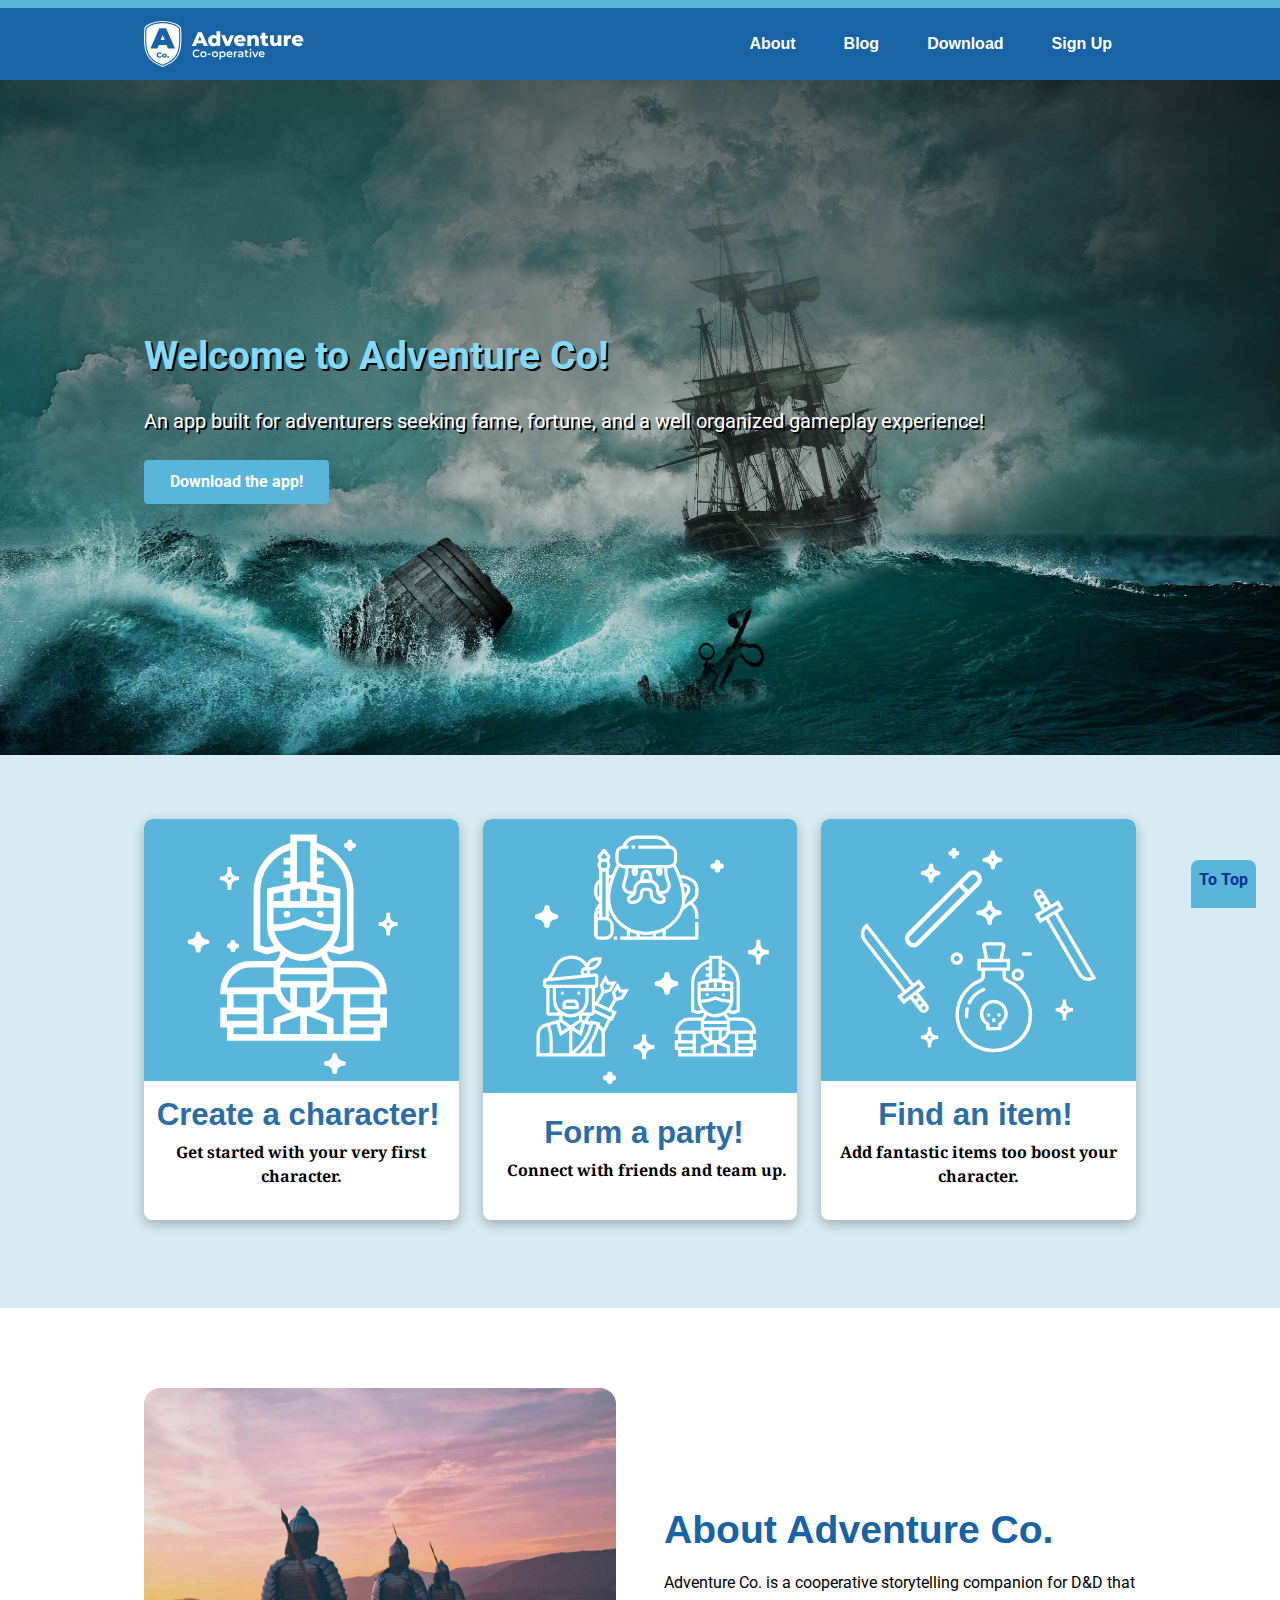
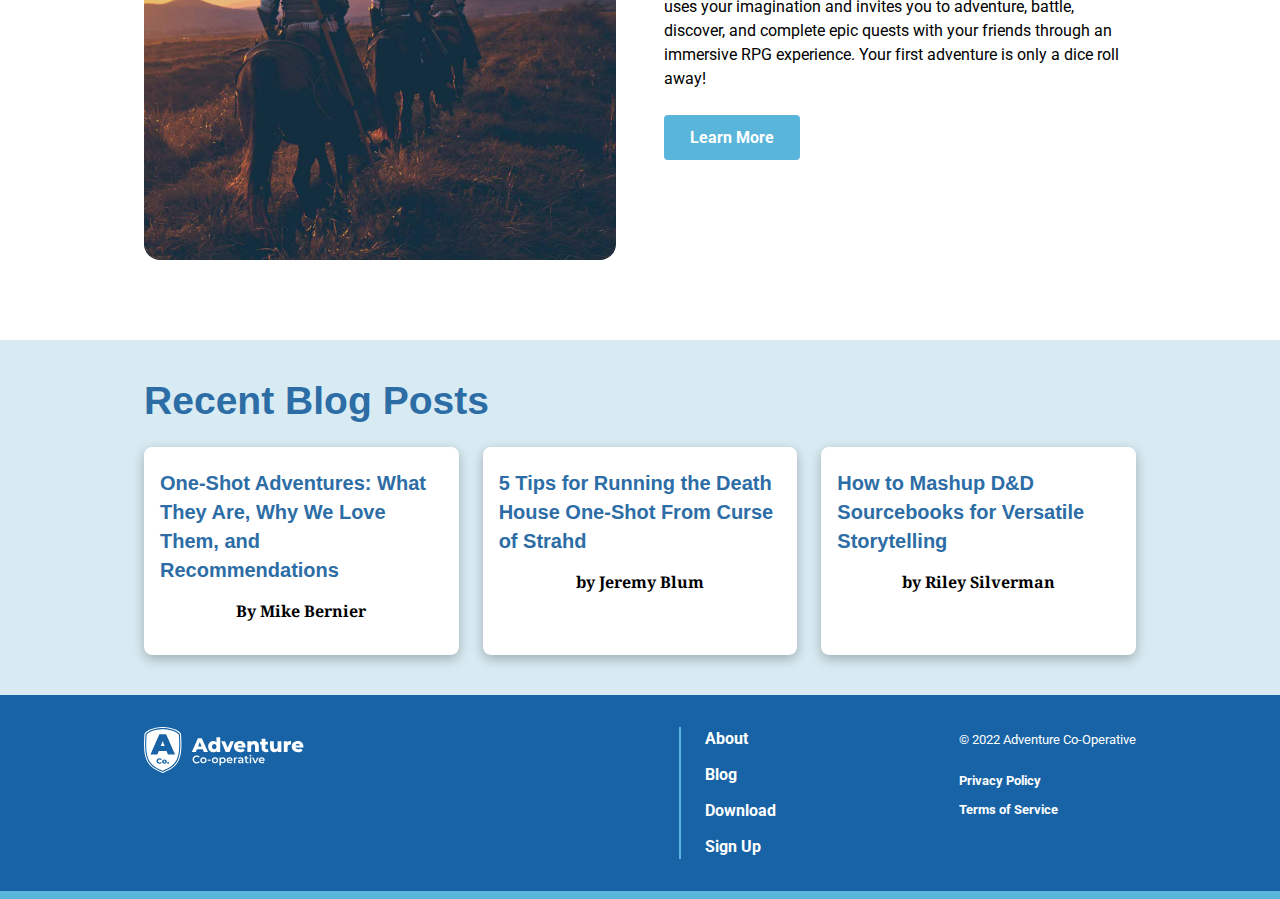
<file: index.html>
<!DOCTYPE html>
<html lang="en">
<head>
    <meta charset="UTF-8">
    <meta name="viewport" content="width=device-width, initial-scale=1.0">
    <title>Adventure Co.</title>
    <link rel="stylesheet" href="./css/main.css">

    <link rel="preconnect" href="https://fonts.googleapis.com">
    <link rel="preconnect" href="https://fonts.gstatic.com" crossorigin>
    <link href="https://fonts.googleapis.com/css2?family=Mooli&family=Roboto:ital,wght@0,400;0,700;1,400;1,700&display=swap" rel="stylesheet">
    <link href="https://fonts.googleapis.com/css2?family=Noto+Serif:ital,wght@0,400;0,700;1,400;1,700&family=Roboto:ital,wght@0,400;0,700;1,400;1,700&display=swap" rel="stylesheet">
    <link href="https://fonts.googleapis.com/css2?family=Noto+Sans:ital,wght@0,400;0,700;1,400;1,700&family=Roboto:ital,wght@0,400;0,700;1,400;1,700&display=swap" rel="stylesheet">

</head>
<body id="page">

    <header class="navbar">
        <div class="container">
            <h1 class="navbar__headline">
                <a href="./index.html" class="navbar__logo">
                    <img src="./images/logo-ac.svg" alt="Adventure Co. Logo" class="navbar__icon">
                </a>
            </h1>
            <nav class="navbar__nav">
                <ul class="navbar__list">
                    <li><a href="#" class="navbar__link">About</a></li>
                    <li><a href="#" class="navbar__link">Blog</a></li>
                    <li><a href="#" class="navbar__link">Download</a></li>
                    <li><a href="#" class="navbar__link">Sign Up</a></li>
                </ul>
            </nav>
        </div>
    </header>

<main id="main">
    <section class="banner ">
        <div class="container">
            <div class=”banner__content”>
                <h1 class="banner__title">Welcome to Adventure Co!</h1>
                <p class="banner__text"> An app built for adventurers seeking fame, fortune, and a well organized gameplay experience!</p>
                <a href="#" class="btn btn--secondary btn--large">Download the app!</a>
            </div>
        </div>
    </section>

    <section class="cards">
        <div class="container">
            <ul class="card-group" role="list">
                <li class="card"> 
                    <a class="card" href="#">
                        <div class="card__img">
                            <img src="images/card-character.svg" alt="Character icon">
                        </div>
                        <div class="card__content">
                            <h3 class="card__title">Create a character!</h3>
                            <p class="card__text">
                                Get started with your very first character.
                            </p>
                        </div>
                    </a>
                </li>
                <li class="card"> 
                    <a class="card" href="#">
                        <div class="card__img">
                            <img src="images/card-party.svg" alt="Party icon">
                        </div>
                        <div class="card__content">
                            <h3 class="card__title">Form a party!</h3>
                            <p class="card__text">
                                Connect with friends and team up.
                            </p>
                        </div>
                    </a>
                </li>
                <li class="card"> 
                    <a class="card" href="#">
                        <div class="card__img">
                            <img src="images/card-items.svg" alt="Items icon">
                        </div>
                        <div class="card__content">
                            <h3 class="card__title">Find an item!</h3>
                            <p class="card__text">
                                Add fantastic items too boost your character.
                            </p>
                        </div>
                    </a>
                </li>
            </ul>
        </div>
    </section>

    <section class="image-content">
        <div class="container">
            <div class="image-content__image">
                <img src="./images/about.jpg" alt="About">
            </div>
            <div class="image-content__content">
                <h2 class="image-content__title">About Adventure Co.</h2>
                <p class="image-content__text">Adventure Co. is a cooperative storytelling companion for D&D that uses your imagination and invites you to adventure, battle, discover, and complete epic quests with your friends through an immersive RPG experience. Your first adventure is only a dice roll away!</p>
                <a href="#" class="btn">Learn More</a>
            </div>
        </div>
    </section>

    <section class="recent-blog-posts">
        <div class="container">
            <h2>Recent Blog Posts</h2>
            <ul class="card-group" role="list">
                <li class="card"> 
                    <a class="card" href="blog-post.html">
                        <div class="card__content">
                            <h3 class="card__title__post">One-Shot Adventures: What They Are, Why We Love Them, and Recommendations</h3>
                            <p class="card__text">
                                By Mike Bernier
                            </p>
                        </div>
                    </a>
                </li>
                <li class="card"> 
                    <a class="card" href="#">
                        <div class="card__content">
                            <h3 class="card__title__post">5 Tips for Running the Death House One-Shot From Curse of Strahd</h3>
                            <p class="card__text">
                                by Jeremy Blum
                            </p>
                        </div>
                    </a>
                </li>
                <li class="card"> 
                    <a class="card" href="#">
                        <div class="card__content">
                            <h3 class="card__title__post">How to Mashup D&D Sourcebooks for Versatile Storytelling</h3>
                            <p class="card__text">
                                by Riley Silverman
                            </p>
                        </div>
                    </a>
                </li>
            </ul>
        </div>
    </section>
</main>

    <footer class="footer">
        <div class="container">
            <a href="./index.html" class="footer__logo">
                <img src="./images/logo-ac.svg" alt="Company Logo" class="footer__icon">    
            </a>
            <nav class="footer__nav">
                <ul class="footer__list">
                    <li><a href="#" class="footer__link">About</a></li>
                    <li><a href="#" class="footer__link">Blog</a></li>
                    <li><a href="#" class="footer__link">Download</a></li>
                    <li><a href="#" class="footer__link">Sign Up</a></li>
                </ul>
            </nav>
            <div>
                <small class="footer__copyright">
                    &copy; 2022 Adventure Co-Operative
                    <ul class="privacy__policy">
                        <li><a href="#" class="privacy__policy">Privacy Policy</a></li>
                        <li><a href="#" class="privacy__policy">Terms of Service </a></li>
                    </ul>
                </small>
            </div>
        </div>
    </footer>

    <a href="./index.html" class="to-top">To Top</a>

</body>
</html>
</file>
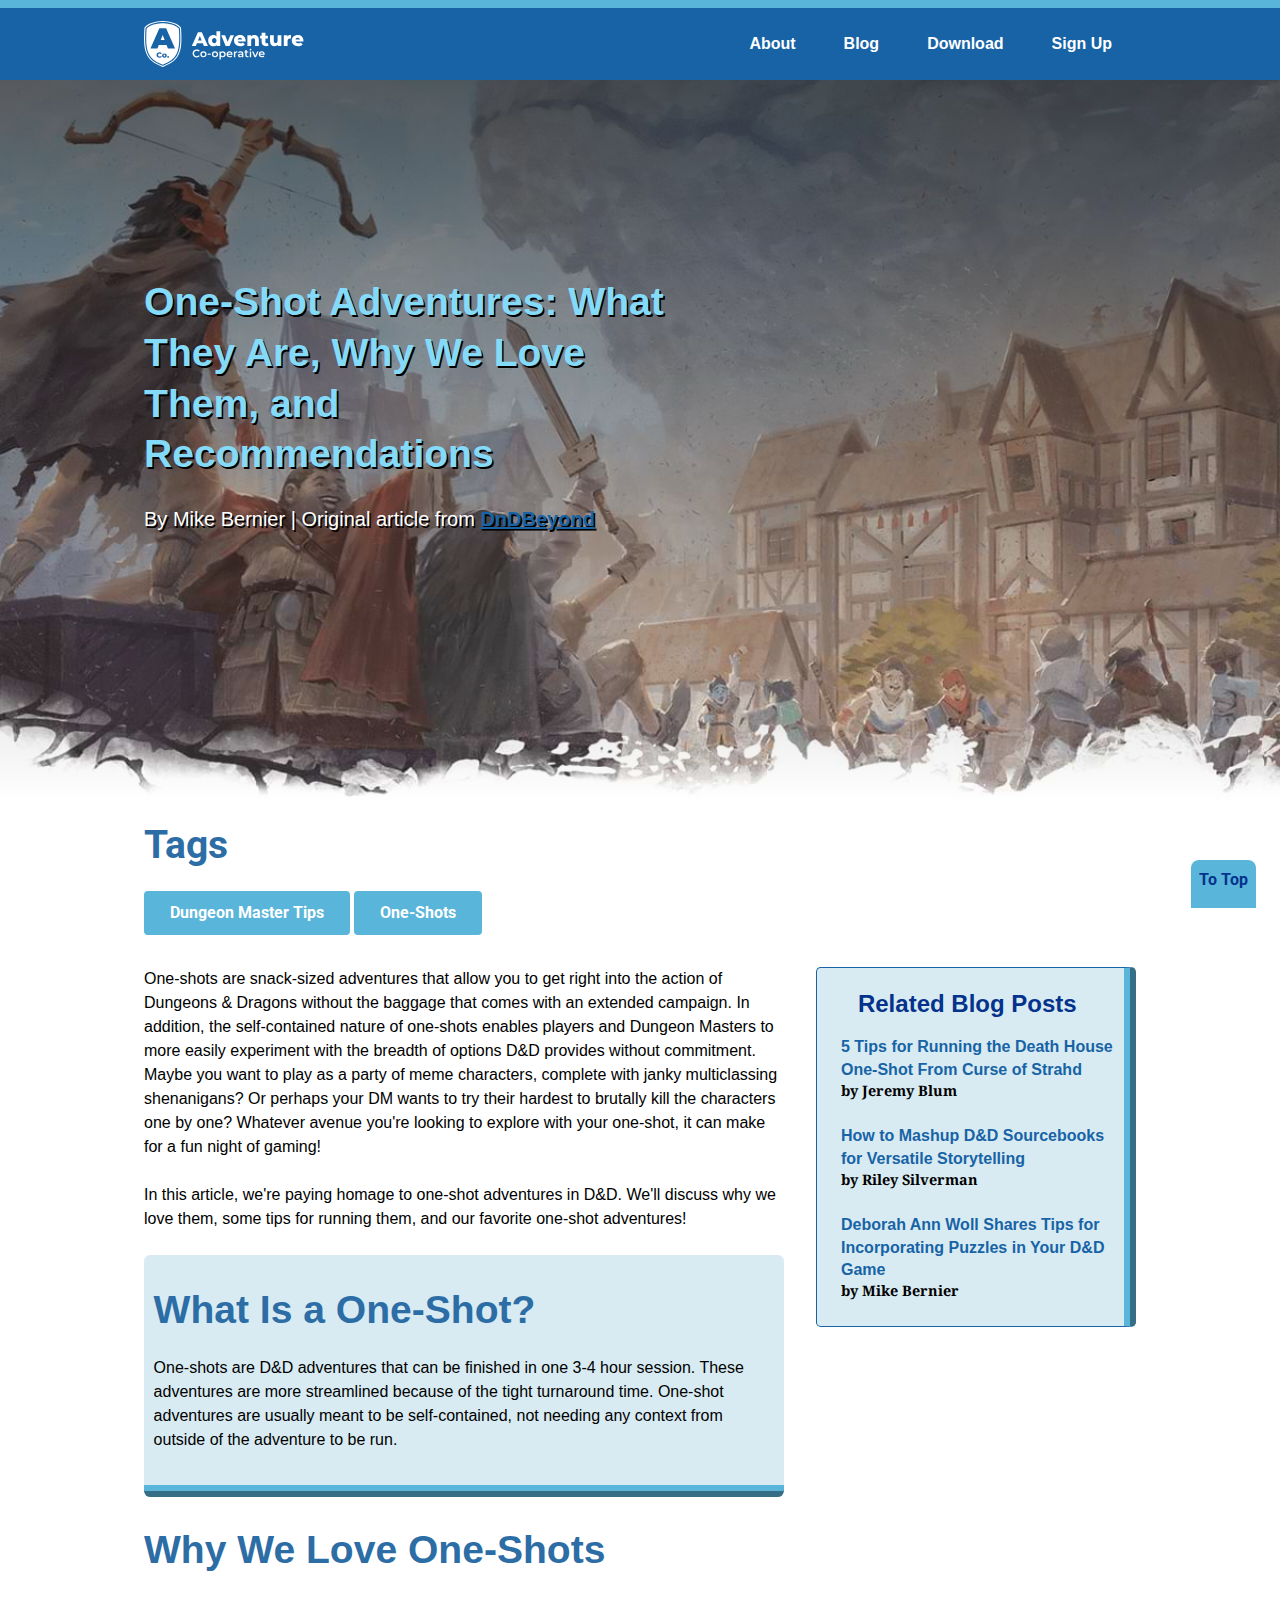
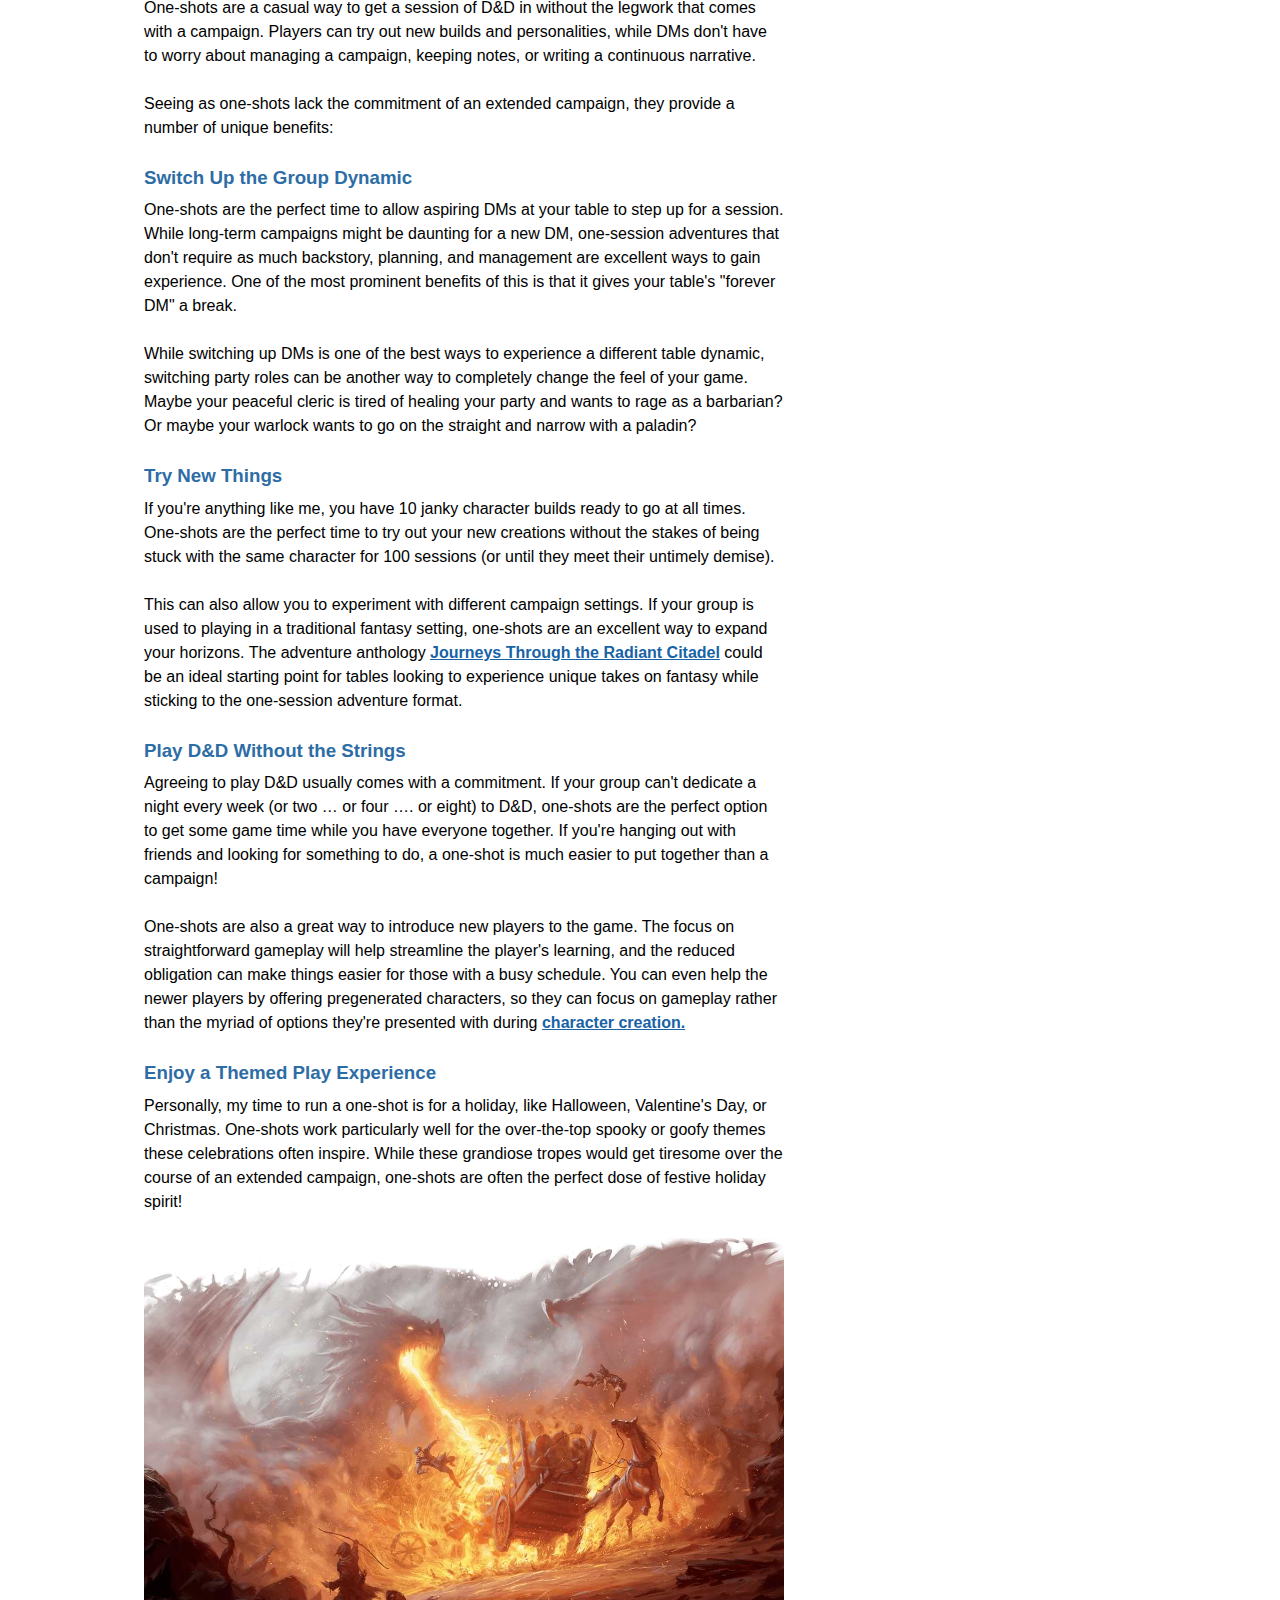
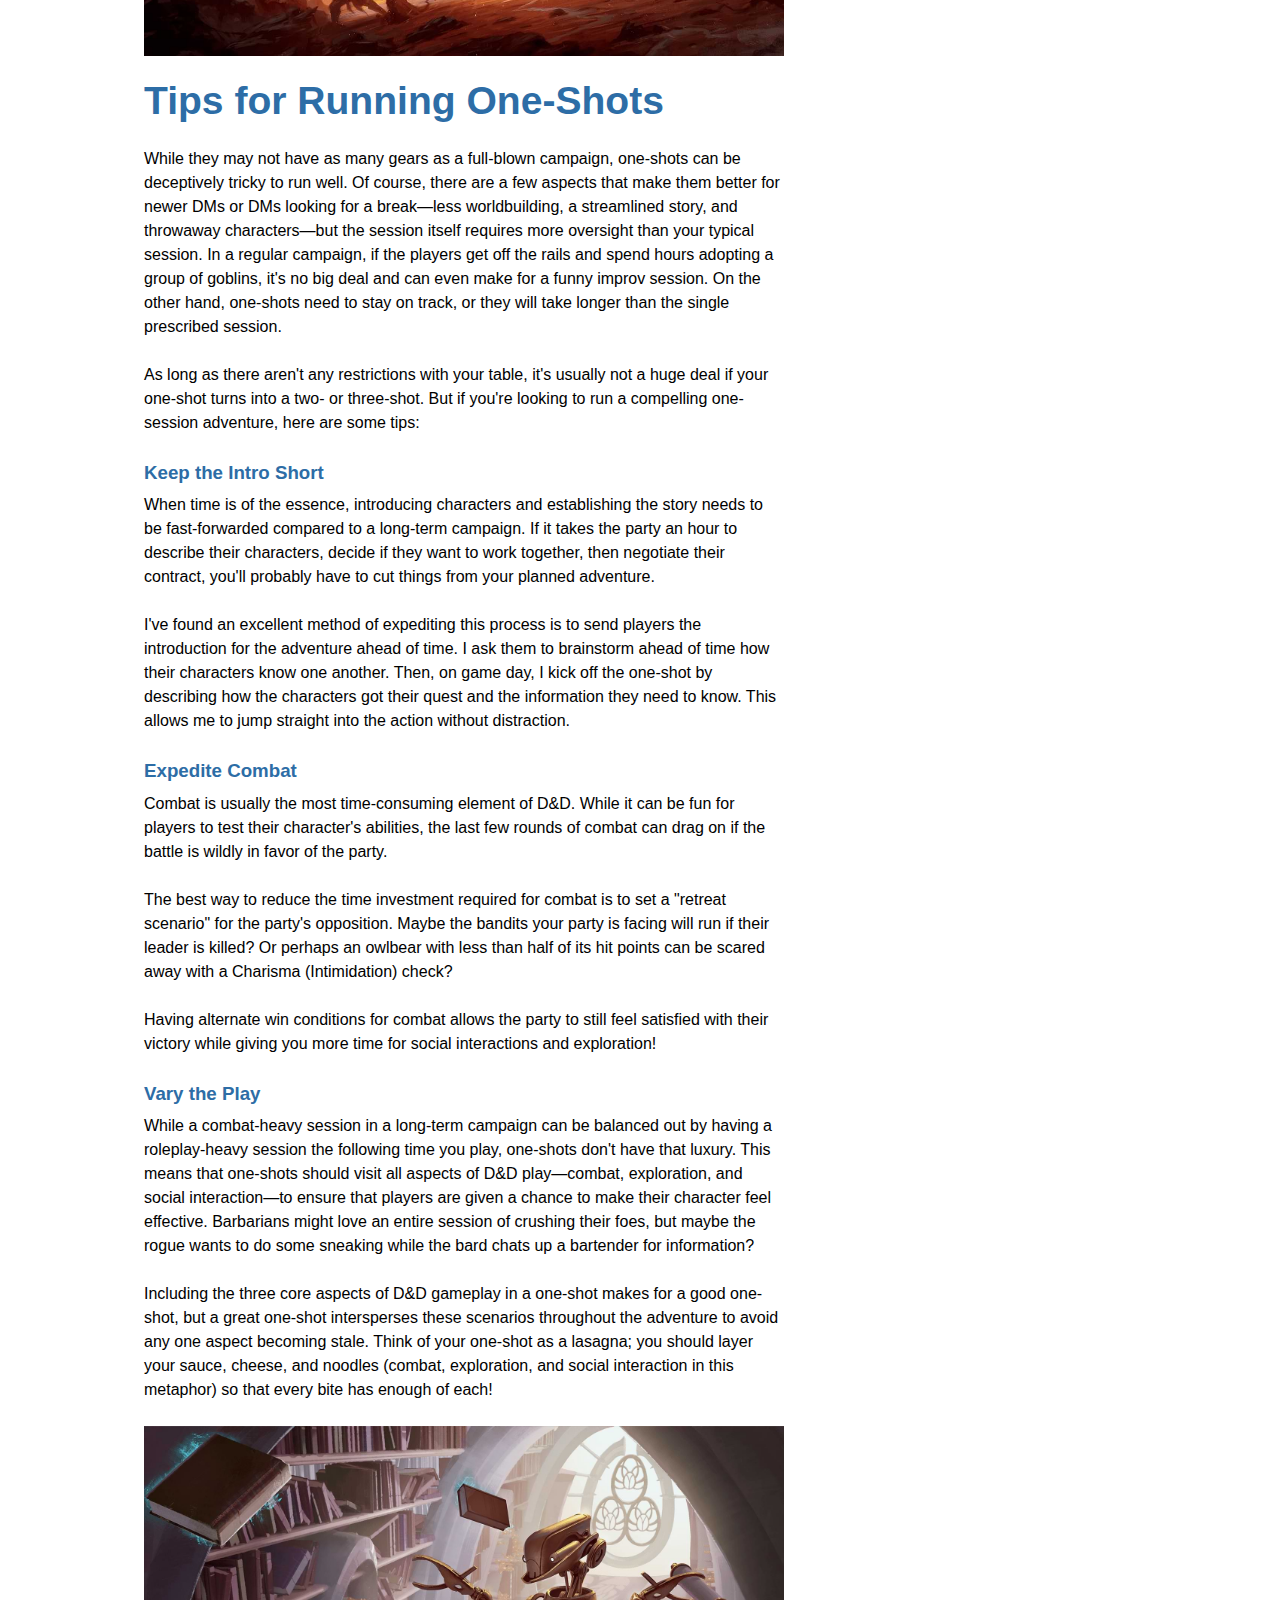
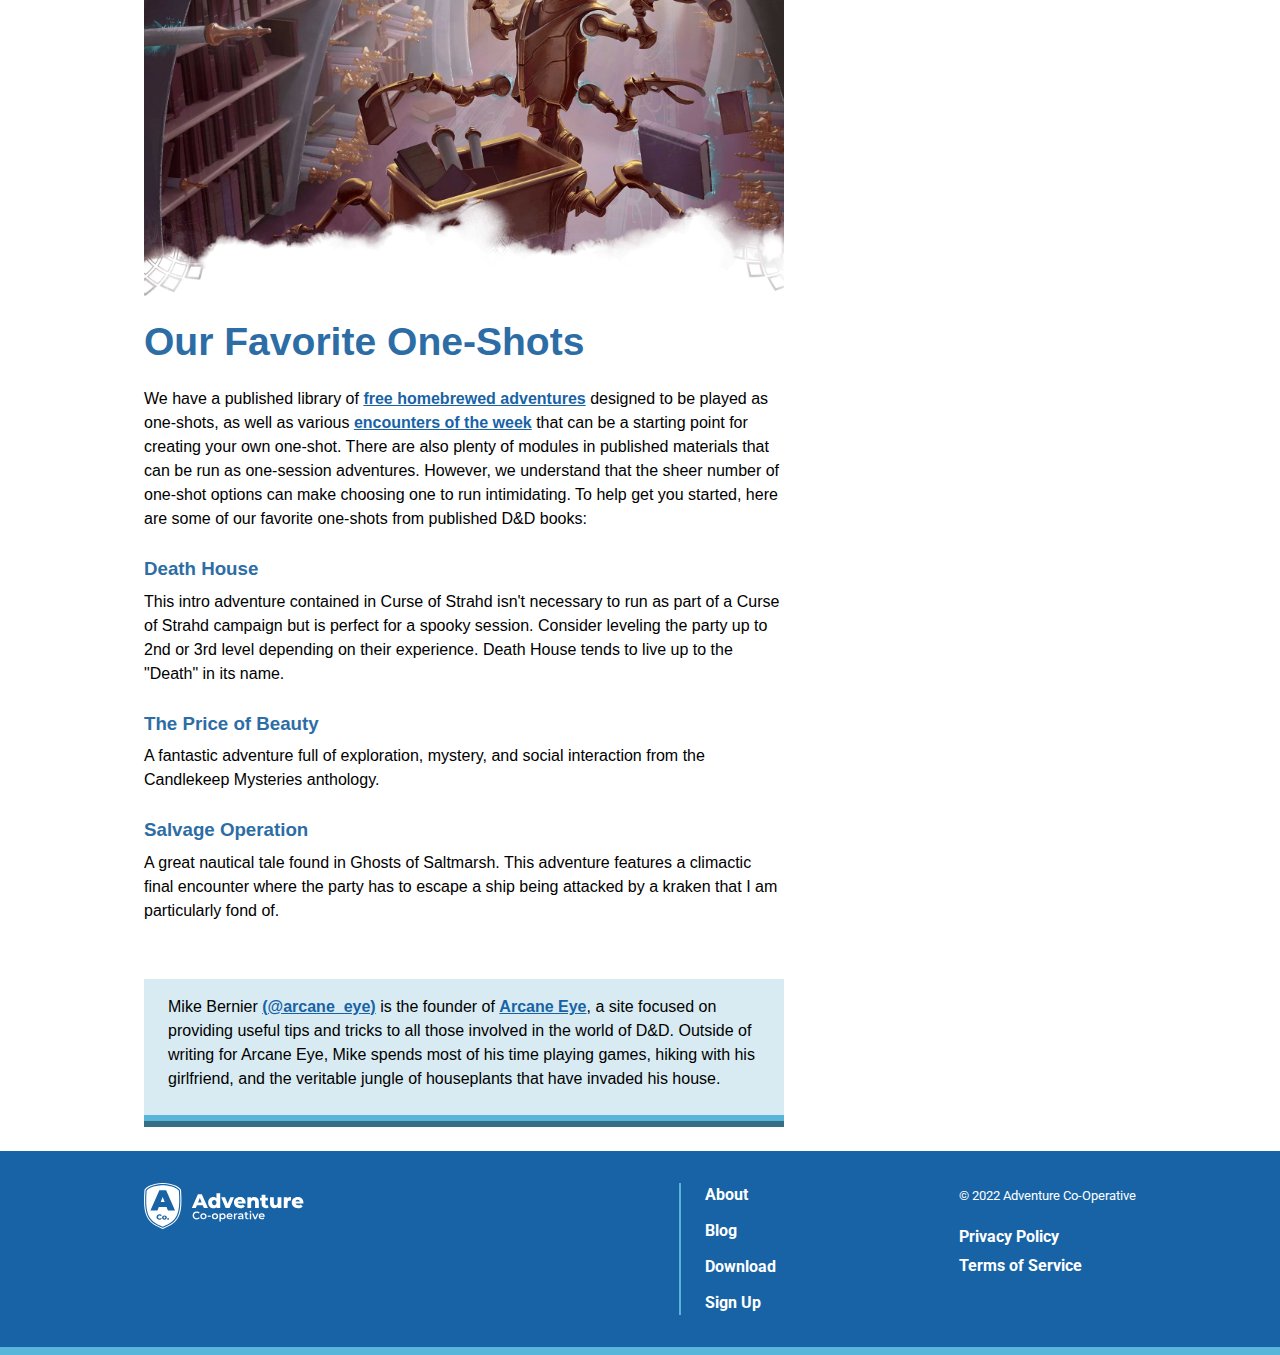
<file: blog-post.html>
<!DOCTYPE html>
<html lang="en">
<head>
    <meta charset="UTF-8">
    <meta name="viewport" content="width=device-width, initial-scale=1.0">
    <title>Blog Post</title>
    <link rel="stylesheet" href="./css/main.css">
    <link rel="preconnect" href="https://fonts.googleapis.com">
    <link rel="preconnect" href="https://fonts.gstatic.com" crossorigin>
    <link href="https://fonts.googleapis.com/css2?family=Mooli&family=Roboto:ital,wght@0,400;0,700;1,400;1,700&display=swap" rel="stylesheet">
    <link href="https://fonts.googleapis.com/css2?family=Noto+Serif:ital,wght@0,400;0,700;1,400;1,700&family=Roboto:ital,wght@0,400;0,700;1,400;1,700&display=swap" rel="stylesheet">
    <link href="https://fonts.googleapis.com/css2?family=Noto+Sans:ital,wght@0,400;0,700;1,400;1,700&family=Roboto:ital,wght@0,400;0,700;1,400;1,700&display=swap" rel="stylesheet">

</head>
<body id="blog">

    <header class="navbar">
        <div class="container">
            <h1 class="navbar__headline">
                <a href="./index.html" class="navbar__logo">
                    <img src="./images/logo-ac.svg" alt="Adventure Co. Logo" class="navbar__icon">
                </a>
            </h1>
            <nav class="navbar__nav">
                <ul class="navbar__list">
                    <li><a href="#" class="navbar__link">About</a></li>
                    <li><a href="#" class="navbar__link">Blog</a></li>
                    <li><a href="#" class="navbar__link">Download</a></li>
                    <li><a href="#" class="navbar__link">Sign Up</a></li>
                </ul>
            </nav>
        </div>
    </header>

<main id="main">
    <section class="banner banner__blog">
        <div class="container">
            <div class=”banner__content”>
                <h1 class="banner__title banner__title_blog">One-Shot Adventures: What They Are, Why We Love Them, and Recommendations</h1>
                <p class="banner__text"> By Mike Bernier | Original article from <a href="https://www.dndbeyond.com/posts/1300-one-shot-adventures-what-they-are-why-we-love-them">DnDBeyond</a> </p>
            </div>
        </div>
    </section>

    <section class="tags">
        <section class="container">
            <h2>Tags</h2>   
                <div>
                    <a href="#" class="btn">Dungeon Master Tips</a>
                    <a href="#" class="btn btn--secondary">One-Shots</a>
                </div>
        </section>
    </section>

    <section class="article-info">
        <section class="container">
            <section class="article">
                <section class="content-article">
                    <div class="article-intro">
                        <p>
                            One-shots are snack-sized adventures that allow you to get 
                            right into the action of Dungeons & Dragons without the 
                            baggage that comes with an extended campaign. In addition, 
                            the self-contained nature of one-shots enables players and 
                            Dungeon Masters to more easily experiment with the breadth of 
                            options D&D provides without commitment. Maybe you want to play 
                            as a party of meme characters, complete with janky multiclassing 
                            shenanigans? Or perhaps your DM wants to try their hardest to brutally 
                            kill the characters one by one? Whatever avenue you're looking to explore 
                            with your one-shot, it can make for a fun night of gaming!
                        </p>
                        <p>
                            In this article, we're paying homage to one-shot adventures in D&D. We'll discuss
                            why we love them, some tips for running them, and our favorite one-shot adventures!
                        </p>
                    <div class="call_out">
                        <h2 class="call_out_title">What Is a One-Shot?</h2>
                        <p>
                            One-shots are D&D adventures that can be finished in one 3-4 hour session. These adventures 
                            are more streamlined because of the tight turnaround time. One-shot adventures are usually 
                            meant to be self-contained, not needing any context from outside of the adventure to be run.
                        </p>
                    </div>
                    <div class="article-content">
                        <h2 class="article-content_title">Why We Love One-Shots</h2>
                        <p>
                            One-shots are a casual way to get a session of D&D in without the legwork that comes 
                            with a campaign. Players can try out new builds and personalities, while DMs don't 
                            have to worry about managing a campaign, keeping notes, or writing a continuous narrative.
                        </p>
                        <p>
                            Seeing as one-shots lack the commitment of an extended campaign, they provide a number of unique benefits:
                        </p>
                    </div>
                        <h3>Switch Up the Group Dynamic</h3>
                        <p>One-shots are the perfect time to allow aspiring DMs at your table to step up for a session. 
                            While long-term campaigns might be daunting for a new DM, one-session adventures that don't 
                            require as much backstory, planning, and management are excellent ways to gain experience. 
                            One of the most prominent benefits of this is that it gives your table's "forever DM" a break.
                        </p>
                        <p>While switching up DMs is one of the best ways to experience a different table dynamic, switching 
                            party roles can be another way to completely change the feel of your game. Maybe your peaceful cleric 
                            is tired of healing your party and wants to rage as a barbarian? Or maybe your warlock wants to go on the 
                            straight and narrow with a paladin?
                        </p>
                        <h3>Try New Things</h3>
                        <p>If you're anything like me, you have 10 janky character builds ready to go at all times. One-shots are 
                            the perfect time to try out your new creations without the stakes of being stuck with the same character 
                            for 100 sessions (or until they meet their untimely demise).
                        </p>
                        <p>This can also allow you to experiment with different campaign settings. If your group is used to playing 
                            in a traditional fantasy setting, one-shots are an excellent way to expand your horizons. The adventure 
                            anthology <a href="https://www.dndbeyond.com/marketplace/adventures/journeys-through-the-radiant-citadel?icid_medium=ddb&icid_source=article&icid_campaign=one-shots&icid_content=radiant-citadel">
                            Journeys Through the Radiant Citadel</a> could be an ideal starting point for tables looking to experience 
                            unique takes on fantasy while sticking to the one-session adventure format.
                        </p>
                        <h3>Play D&D Without the Strings</h3>
                        <p>Agreeing to play D&D usually comes with a commitment. If your group can't dedicate a night every week 
                            (or two … or four …. or eight) to D&D, one-shots are the perfect option to get some game time while you have 
                            everyone together. If you're hanging out with friends and looking for something to do, a one-shot is much easier 
                            to put together than a campaign!
                        </p>
                        <p>One-shots are also a great way to introduce new players to the game. The focus on straightforward gameplay 
                            will help streamline the player's learning, and the reduced obligation can make things easier for those with a 
                            busy schedule. You can even help the newer players by offering pregenerated characters, so they can focus on 
                            gameplay rather than the myriad of options they're presented with during <a href="https://www.dndbeyond.com/posts/1059-how-to-create-your-first-dungeons-dragons">character creation.</a>
                        </p>
                        <h3>Enjoy a Themed Play Experience</h3>
                        <p>Personally, my time to run a one-shot is for a holiday, like Halloween, Valentine's Day, or Christmas. One-shots 
                            work particularly well for the over-the-top spooky or goofy themes these celebrations often inspire. While these 
                            grandiose tropes would get tiresome over the course of an extended campaign, one-shots are often the perfect dose 
                            of festive holiday spirit!
                        </p>
                        <img src="images/blog-image-dragon.jpg" alt="Dragon">
                        <h2>Tips for Running One-Shots</h2>
                        <p>While they may not have as many gears as a full-blown campaign, one-shots can be deceptively tricky to run well. 
                            Of course, there are a few aspects that make them better for newer DMs or DMs looking for a break—less worldbuilding, 
                            a streamlined story, and throwaway characters—but the session itself requires more oversight than your typical session. 
                            In a regular campaign, if the players get off the rails and spend hours adopting a group of goblins, it's no big deal
                            and can even make for a funny improv session. On the other hand, one-shots need to stay on track, or they will take longer 
                            than the single prescribed session.
                        </p>
                        <p>As long as there aren't any restrictions with your table, it's usually not a huge deal if your one-shot turns into a two- 
                            or three-shot. But if you're looking to run a compelling one-session adventure, here are some tips:
                        </p>
                        <h3>Keep the Intro Short</h3>
                        <p>When time is of the essence, introducing characters and establishing the story needs to be fast-forwarded compared to a 
                            long-term campaign. If it takes the party an hour to describe their characters, decide if they want to work together, 
                            then negotiate their contract, you'll probably have to cut things from your planned adventure.
                        </p>
                        <p>I've found an excellent method of expediting this process is to send players the introduction for the adventure ahead of time. 
                            I ask them to brainstorm ahead of time how their characters know one another. Then, on game day, I kick off the one-shot by 
                            describing how the characters got their quest and the information they need to know. This allows me to jump straight into 
                            the action without distraction.
                        </p>
                        <h3>Expedite Combat</h3>
                        <p>Combat is usually the most time-consuming element of D&D. While it can be fun for players to test their character's abilities, 
                            the last few rounds of combat can drag on if the battle is wildly in favor of the party.
                        </p>
                        <p>The best way to reduce the time investment required for combat is to set a "retreat scenario" for the party's opposition. 
                            Maybe the bandits your party is facing will run if their leader is killed? Or perhaps an owlbear with less than half of its 
                            hit points can be scared away with a Charisma (Intimidation) check?
                        </p>
                        <p>Having alternate win conditions for combat allows the party to still feel satisfied with their victory while giving you 
                            more time for social interactions and exploration!
                        </p>
                        <h3>Vary the Play</h3>
                        <p>While a combat-heavy session in a long-term campaign can be balanced out by having a roleplay-heavy session the following 
                            time you play, one-shots don't have that luxury. This means that one-shots should visit all aspects of D&D play—combat, 
                            exploration, and social interaction—to ensure that players are given a chance to make their character feel effective. 
                            Barbarians might love an entire session of crushing their foes, but maybe the rogue wants to do some sneaking while the 
                            bard chats up a bartender for information?
                        </p>
                        <p>Including the three core aspects of D&D gameplay in a one-shot makes for a good one-shot, but a great one-shot intersperses 
                            these scenarios throughout the adventure to avoid any one aspect becoming stale. Think of your one-shot as a lasagna; 
                            you should layer your sauce, cheese, and noodles (combat, exploration, and social interaction in this metaphor) so that 
                            every bite has enough of each!
                        </p>
                        <img src="images/blog-image-robot.jpg" alt="Robot">
                        <h2>Our Favorite One-Shots</h2>
                        <p>We have a published library of <a href="https://www.dndbeyond.com/tag/free-adventure">free homebrewed adventures</a> 
                            designed to be played as one-shots, as well as various <a href="https://www.dndbeyond.com/tag/encounter-of-the-week">encounters 
                                of the week</a> that can be a starting point for creating your own one-shot. There are also plenty of modules in published 
                            materials that can be run as one-session adventures. However, we understand that the sheer number of one-shot options can 
                        make choosing one to run intimidating. To help get you started, here are some of our favorite one-shots from published D&D books:
                        </p>
                        <h3>Death House</h3>
                        <p>This intro adventure contained in Curse of Strahd isn't necessary to run as part of a Curse of Strahd campaign but is perfect
                            for a spooky session. Consider leveling the party up to 2nd or 3rd level depending on their experience. Death House tends to 
                            live up to the "Death" in its name.
                        </p>
                        <h3>The Price of Beauty</h3>
                        <p>A fantastic adventure full of exploration, mystery, and social interaction from the 
                            Candlekeep Mysteries anthology.
                        </p>
                        <h3>Salvage Operation</h3>
                        <p>A great nautical tale found in Ghosts of Saltmarsh. This adventure features a climactic final encounter where the party has 
                            to escape a ship being attacked by a kraken that I am particularly fond of.
                        </p>
                    </div>
                </section>

                <section class="sidebar">
                    <div class="sidebar_container">
                        <h3 class="sidebar__title">Related Blog Posts</h3>
                            <ul class="sidebar__content">
                                <li>
                                    <a href="https://www.dndbeyond.com/posts/1092-5-tips-for-running-the-death-house-one-shot-from" class="topic-list">
                                        <h4>5 Tips for Running the Death House One-Shot From Curse of Strahd</h4>
                                        <p class="topic_writer">by Jeremy Blum</p>
                                    </a>
                                </li>
                                <li>
                                    <a href="https://www.dndbeyond.com/posts/1255-how-to-mashup-d-d-sourcebooks-for-versatile" class="topic-list">
                                        <h4>How to Mashup D&D Sourcebooks for Versatile Storytelling</h4>
                                        <p class="topic_writer">by Riley Silverman</p>
                                    </a>
                                </li>
                                <li>
                                    <a href="https://www.dndbeyond.com/posts/1176-deborah-ann-woll-shares-tips-for-incorporating" class="topic-list">
                                        <h4>Deborah Ann Woll Shares Tips for Incorporating Puzzles in Your D&D Game</h4>
                                        <p class="topic_writer">by Mike Bernier</p>
                                    </a>
                                </li>
                            </ul>
                    </div>
                </section>

                <section class="article-footer">
                    <div class="container">
                        <div class="content-footer">
                            <p>
                                Mike Bernier <a href="https://twitter.com/arcane_eye">(@arcane_eye)</a> is the founder of <a href="https://arcaneeye.com/">Arcane Eye</a>, a site focused on providing useful tips and tricks 
                                to all those involved in the world of D&D. Outside of writing for Arcane Eye, Mike spends most of his 
                                time playing games, hiking with his girlfriend, and the veritable jungle of houseplants that have invaded his house.
                            </p>
                        </div>
                    </div>
                </section>

            </section>
        </section>
    </section>
</main>

    <footer class="footer">
        <div class="container">
            <a href="./index.html" class="footer__logo">
                <img src="./images/logo-ac.svg" alt="Company Logo" class="footer__icon">    
            </a>
            <nav class="footer__nav">
                <ul class="footer__list">
                    <li><a href="#" class="footer__link">About</a></li>
                    <li><a href="#" class="footer__link">Blog</a></li>
                    <li><a href="#" class="footer__link">Download</a></li>
                    <li><a href="#" class="footer__link">Sign Up</a></li>
                </ul>
            </nav>

        <div>
            <small class="footer__copyright">
                &copy; 2022 Adventure Co-Operative
            </small>
            <ul class="privacy__policy">
                <li><a href="#" class="privacy__policy">Privacy Policy</a></li>
                <li><a href="#" class="privacy__policy">Terms of Service </a></li>
            </ul>
        </div>
        </div>
    </footer>

    <a href="./index.html" class="to-top">To Top</a>

</body>
</html>
</file>
<file: css/main.css>
/* Box sizing rules */
*,
*::before,
*::after {
  box-sizing: border-box;
}

/* Set core root defaults */
html {
  line-height: 1.5;
  font-family: Roboto, system-ui, -apple-system, BlinkMacSystemFont, 'Segoe UI', Oxygen, Ubuntu, Cantarell, 'Open Sans', 'Helvetica Neue', sans-serif;
}

html:focus-within {
  scroll-behavior: smooth;
}

/* Set core body defaults */
body {
  min-height: 100vh;
  text-rendering: optimizeSpeed;
  margin: 0;
}

/* Update default margin */
h1,
h2,
h3,
h4,
h5,
h6,
p,
figure,
blockquote,
ul,
ol,
dl,
dd {
  margin: 0 0 1.5rem;
}

/* Remove list styles on ul, ol elements with a list role, which suggests default styling will be removed */
ul[role='list'],
ol[role='list'] {
  list-style: none;
}

/* A elements that don't have a class get default styles */
a {
  text-decoration-skip-ink: auto;
  color: #36BF7F;
}

a:hover,
a:focus-visible {
  color: #D96666;
}

/* Make images easier to work with */
img,
picture {
  max-width: 100%;
  display: block;
}

svg {
  fill: currentColor;
}

svg:not(:root) {
  overflow: hidden;
}

/* Inherit fonts for inputs and buttons */
input,
button,
textarea,
select {
  font: inherit;
}

/* Remove all animations, transitions and smooth scroll for people that prefer not to see them */
@media (prefers-reduced-motion: reduce) {
  html:focus-within {
    scroll-behavior: auto;
  }
  
  *,
  *::before,
  *::after {
    animation-duration: 0.01ms !important;
    animation-iteration-count: 1 !important;
    transition-duration: 0.01ms !important;
    scroll-behavior: auto !important;
  }
}

/* ---------- Containers ---------- */

.container {
  width: min(65em, 100%);
  margin: 0 auto;
  padding-left: 1.5rem;
  padding-right: 1.5rem;
}

.container--text {
  width: min(45em, 100%);
}






/* --------- Styles begin --------- */

:root {

/* Colors */
  --color-primary: #1763A6;
  --color-primary--light: #59B5D9;
  --color-primary--medium: #2D6DA6;
  --color-primary--dark: #04328C;
  --color-blue--light: #D8EBF2;
  --color-white: #fff;
  --color-black: #000;

  /* Fonts */
  --font-primary: sans-serif;
  --font-secondary: "Noto Sans", sans-serif; 
  --font-thirdly: "Noto Serif", serif;


  /* Measurements */
  --height: 75vh;
  --vAlign: center;
  --hAlign: flex-start;
}


/* --------- Navbar --------- */

.navbar {
  background-color: var(--color-primary);
  color: var(--color-white);
  border-top: 0.50rem solid var(--color-primary--light);
  font-family: var(--font-primary);
}

.navbar .container {
  display: flex;
  flex-direction: column;
  align-items: center;
  gap: 1.5rem;
  padding-left: 0rem;
  padding-right: 0rem;
  padding-top: 1.5rem;
}

.navbar__headline {
  line-height: 1.3rem;
  margin: 0rem;
}

.navbar__logo {
  display: flex;
  gap: 0.75rem;
  align-items: center;
  color: var(--color-white);
  text-decoration: none;
}

.navbar__icon {
  width: 10rem;
}

.navbar__icon:hover, 
.navbar__icon:focus {
  transform: translateY(-0.15rem);
  transition: 0.3s;
}

.navbar__nav {
  width: 100%;
}

.navbar__list {
  padding: 0rem;
  margin: 0rem;
  list-style: none;
}

.navbar__link {
  color: var(--color-white);
  text-decoration: none;
  display: block;
  text-align:center;
  padding: 0.75rem 1.5rem;
}

.navbar__link:hover,
.navbar__link:focus {
  background: var(--color-primary--light);
  color: var(--color-white);
}


@media only screen and (min-width: 45em) {

  .navbar .container {
    flex-direction: row;
    justify-content: space-between;
    padding-top: 0rem;
    padding-left: 1.5rem;
    padding-right: 1.5rem;
  }

  .navbar__nav {
    width: auto ;
  }

  .navbar__list {
    display: flex;
  }

  .navbar__link {
  padding: 1.5rem;
  }
}



/* Banner */


.btn {
  display: inline-block;
  padding: .55em 1.5em .5em;
  background-color: var(--color-primary--light);
  border: 0.125rem solid var(--color-primary--light);
  color: var(--color-white);
  border-radius: .25em;
  text-decoration: none;
  cursor: pointer;
  font-family: var(--font-primary);
  font-size: inherit;
}

.btn:hover,
.btn:focus-visible {
  background-color: var(--color-primary--medium);
  border-color: var(--color-primary--medium);
  color: var(--color-white);
}

.btn--secondary {
  background-color: var(--color-primary--light);
  border-color: var(--color-primary--light);
  color: var(--color-white);
}

.btn--secondary:hover,
.btn--secondary:focus-visible {
  background-color: var(--color-primary--medium);
  border-color: var(--color-primary--medium);
  color: var(--color-white);
}

.btn--large {
    font-size: 1.150rem;
}

.banner {
  --height: 75vh;
  --vAlign: center;
  --hAlign: flex-start;
  background-image: 
  linear-gradient(to bottom, #0009, #0010),
  url('../images/hero-banner.jpg');
  background-position: center;
  background-size: cover;
}

.banner .container {
  display: flex;
  min-height: var(--height);
  align-items: var(--vAlign);
  justify-content: var(--hAlign);
  padding: 3rem 1.5rem;
}

.banner__content {
  width: min(35em, 100%);
}

.banner__title {
  font-size: 1.756rem;
  text-shadow: .1rem .1rem var(--color-black);
  line-height: 1.3;
  color: #84daf9;
}

.banner__text {
  font-size: 1.150rem;
  color: var(--color-white);
  display: flexbox;
  text-shadow: .1rem .1rem var(--color-black);
}



/* --------- card group content section --------- */


.cards {
  gap: 1rem;
  padding: 4rem;
  align-items: center;
  background-color: var(--color-blue--light);
  font-family: var(--font-primary);
}

.card-group {
  display: grid;
  justify-content: center;
  padding: 0rem;
  flex-wrap: wrap;
  grid-template-columns: repeat(auto-fit, minmax(15rem, 1fr));
  grid-gap: 1.5rem;
}  

.card{
  display: block;
  box-shadow: 0 0.25rem 0.75rem #0004;
  background-color: var(--color-white);
  overflow: hidden;
  text-decoration: none;
  display: grid;
  width: 100%;
  border-radius: 0.5rem;
  text-decoration: none;
  transition: 0.3s;
  container-type: inline-size ;
}

.card__img img {
  display: block;
  width: 100%;
  aspect-ratio: 16 / 9;
}

.card__content {
  padding: 0.5rem ;
}

.card__img {
  aspect-ratio: 1.8 / 1.5;
  display: flex;
  background-color: var(--color-primary--light);
  border-top-right-radius: 0.5rem;
  border-top-left-radius: 0.5rem;
}  

h2 {
  font-size: 1.602rem
}

.card__title {
  font-size: 1.266rem;
  color: var(--color-primary--medium);
  text-align: center;
  line-height: 2.4rem;
}

.card__text {
  color: var(--color-black);
  font-family: var(--font-thirdly);
  text-align: center;
}

.card:hover,
.card:focus-visible{
  box-shadow:  0 .25rem 1.75rem #0002;
  transform: translateY(-0.25rem);
}


/* --------- Recent Blog Posts --------- */


.card__title__post {
  font-size: 1.125rem;
  padding: 0.5rem ;
  line-height: 1.8rem;
}

@container (min-width: 35em) {

  .card {
    display: flex;
  }

  .card__img {
    flex: 1;
  }
  .card__content {
    flex: 2;
  }

  .card__content {
    display: flex;
    flex-direction: column;
    align-items: start;
  }

  .card__title {
    font-size: 1.563rem;
  }

  .card__text {
    flex-grow: 1;
  }
}

@container (min-width: 40em) {
  .card__content {
    flex: 1;
  }
}

@media only screen and (min-width: 45em) {
  
  .card-group .container .container-cards {
    display: flex;
    display: grid;
    grid-template-columns: repeat(2, 1fr);
  }
  
  h2 {
    font-size: 2.074rem;
  }
  
  .card__title {
    font-size: 1.728rem;
  }

  .card__title__post {
    font-size: 1.2rem;
  }
}


@media only screen and (min-width: 60em) {
  .card-group  .container .container-cards{
    display: flex;
    display: grid;
    grid-template-columns: repeat(3, 1fr);
    justify-content: center;
  }
  
  h2 {
    font-size: 2.441rem;
  }

  .card__title {
    font-size: 1.953rem;
  }

  .card__title__post {
    font-size: 1.25rem;
    padding: 0.5rem ;
  }
}


/* --------- About --------- */

.image-content .container {
  padding-top: 5rem;
  padding-bottom: 5rem;
  display: grid;
  gap: 3rem;
  align-items: center;
}

.image-content__image {
  aspect-ratio: 1 / 1;
  display: flex;
  align-items: center;
}

.image-content__image img {
  object-fit:cover;
  border-radius: 1rem;}

.image-content__title {
  font-size: 1.756rem;
  line-height: 1.3;
  color: var(--color-primary);
  font-family: var(--font-primary);
}

.btn {
  display: inline-block;
  padding: .55em 1.5em .5em;
  background-color: var(--color-primary--light);
  border: 0.125rem solid var(--color-primary--light);
  color: var(--color-white);
  border-radius: .25em;
  text-decoration: none;
  font-family: inherit;
  font-size: inherit;
}


@media only screen and (min-width: 45em) {

  .image-content .container {
    grid-template-columns: 1fr 2fr;
  }

  .image-content__title {
    font-size: 2.069rem;
  }
}

@media only screen and (min-width: 60em) {
  .image-content .container {
    grid-template-columns: 1fr 1fr;
  }

  .image-content__title {
    font-size: 2.444rem;
  }
}


/* Recent Blog Posts  */

.recent-blog-posts {
  background-color: var(--color-blue--light);
  font-family: var(--font-primary);
  padding: 1rem;
  align-items: center;
}



/* Footer  */

.footer {
  background-color: var(--color-primary);
  color: var(--color-white);
  border-bottom: 0.50rem solid var(--color-primary--light);
}

.footer .container {
  padding-top: 2rem;
  padding-bottom: 2rem;
  display: flex;
  flex-direction: column;
  gap: 1.5rem;
}

.footer__logo {
  display: flex;
  gap: 0.75rem;
  align-items: center;
  color: var(--color-white);
  text-decoration: none;
}

.footer__logo:hover, 
.footer__logo:focus {
  color: var(--color-primary--light);
}

.footer__icon {
  width: 10rem;
}

.footer__title {
  font-size: 1.525rem;
  font-weight: bold;
  line-height: 1.3;
}

.footer__list {
  padding-left: 1.5rem;
  margin: 0;
  border-left: 0.125rem solid var(--color-primary--light);
  list-style-type: none;
  display: flex;
  flex-direction: column;
  gap: 0.75rem;
}

.footer__link {
  color: var(--color-white);
  text-decoration: none;
}

.footer__link:hover, 
.footer__link:focus {
  color: var(--color-primary--light);
}

.privacy__policy{
  list-style-type: none;
  line-height: 1.8rem;
  text-decoration: none;
  color: var(--color-white);
  padding: 0rem;
  padding-top: 1rem;

.privacy__policy:hover, 
.privacy__policy:focus {
  color: var(--color-primary--light);
  }
}



@media only screen and (min-width: 45em) {

  .banner__title {
      font-size: 2.069rem;
  }

  .banner__text {
    font-size: 1.200rem;
  }

  .footer .container {
    flex-direction: row;
    justify-content: space-between;
  }

  .footer__logo {
  flex: 2 0;
  align-self: flex-start;
  }

  .footer__nav,
  .footer__copyright { 
    flex: 1 0;
  }
}


@media only screen and (min-width: 60em) {

  .banner__title {
    font-size: 2.444rem;
  }

  .banner__text,
  .bnt--large {
    font-size: 1.250rem;
  }
}


/*  To Top */

.to-top {
  position: fixed;
  bottom: -0.5rem;
  right: 1.5rem;
  background-color: var(--color-primary--light);
  color: var(--color-primary--dark);
  padding: 0.5rem 0.5rem 1rem;
  border-radius: 0.5rem 0.5rem 0 0;
  text-decoration: none;
}

.to-top.visible {
  translate: 0;
}

.to-top:hover,
.to-top:focus-visible {
  bottom: 0;
  color: var(--color-white);
  translate: 2;
}






/* --------- Blog --------- */

.banner__blog {
  background-image: 
  linear-gradient(to top, rgba(250, 250, 250, 0.094), #0009),
  url('../images/blog-image-adventurers.jpg');
  background-size: cover;
  background-position: bottom;
  height: 80vh;
  font-family: var(--font-primary);
}

.banner__title_blog{
  width: 55%;
  text-shadow: .1rem .1rem var(--color-black);
}


/* Article */

.article {
  display: grid;
  padding-top: 2rem;
  container-type: inline-size;
  gap: 2rem;
  font-family: var(--font-primary);
}

.call_out {
  padding: 0.6rem;
  background-color: var(--color-blue--light);
  border-radius: .4rem;
  margin-bottom: 1.5rem;
  container-type: inline-size;
  border-bottom: .8rem ridge var(--color-primary--light);
}

h2 {
  margin-top: 1rem;
  color: var(--color-primary--medium);
  margin-bottom: 1rem;
  border-image: linear-gradient(to right, var(--color-primary--light) 10%, transparent 50%)100% 1;
}

h3 {
  color: var(--color-primary--medium);
  margin: 0.4rem;
  margin-left: 0rem;
}

a {
  color: var(--color-primary);
  font-weight: bold;
}
a:hover {
  color: var(--color-primary--light);
}

.sidebar_container {
  padding-top: 0rem;
  background-color: var(--color-blue--light);
  border-radius: 0.3rem;
  container-type: inline-size;
  border: .1rem solid var(--color-primary) ;
  display: grid;
  container-name: outer;
  border-right: .8rem ridge var(--color-primary--light);
}

.sidebar__content {
  padding: .5rem;
  list-style-type: none;
  line-height: 1.4;
  padding-bottom: 0rem;
  margin-bottom: 0rem;
  padding-left: 1.5rem;
}

.sidebar__title {
  color: var(--color-primary--dark);
  font-size: 1.5rem;
  text-align: center;
  padding-top: 0.7rem;
}

.topic-list {
  text-decoration: none;
  color: var(--color-primary);
  margin: 0rem;
}

.topic_writer {
  color: var(--color-black);
  padding-bottom: 0rem;
  margin-bottom: 1.5rem;
  font-size: 0.9rem;
  font-family: var(--font-thirdly)
}

h4 {
  margin-bottom: 0rem;
}

.topic-list:hover,
.topic-list:focus-visible {
  color: var(--color-primary--light)
}

.article-footer {
  padding-top: 1rem;
  padding-bottom: 0rem;
  background-color: var(--color-blue--light);
  margin-bottom: 1.5rem;
  container-type: inline-size;
  border-bottom: .8rem ridge var(--color-primary--light);
}


@media only screen and (min-width: 45em) {

  .article {
    grid-template-columns: 2fr 1fr;
  }
}

@media only screen and (min-width: 60em) {

  .article {
    grid-template-columns: 2fr 1fr;
  }

  .sidebar_container {
  position: sticky;

  top: 1rem;
  bottom: 1rem;
  }
}
</file>
